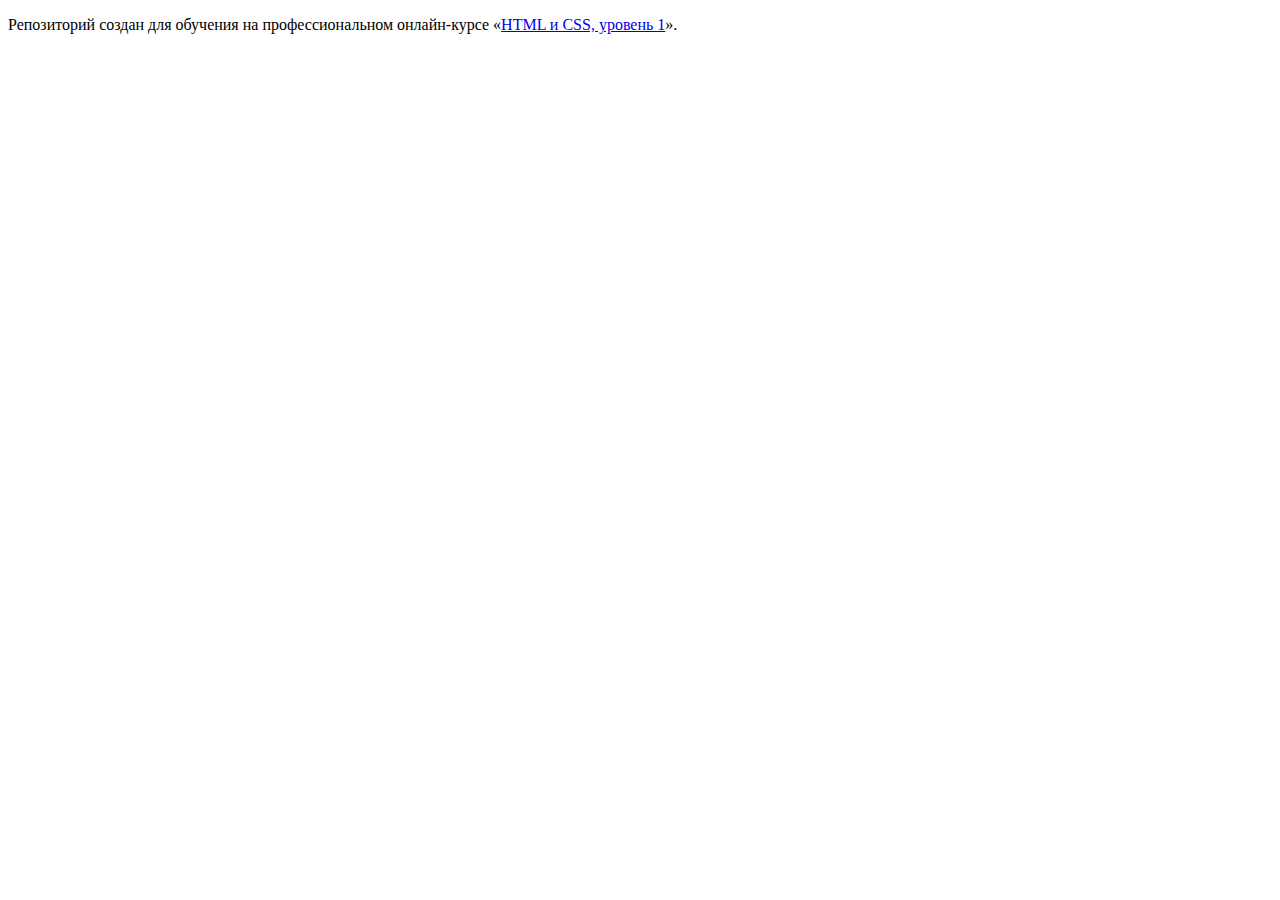
<file: master/index.html>
<!DOCTYPE html>
<html lang="ru">
  <head>
    <meta charset="utf-8">
    <title>HTML Academy: Техномарт</title>
    <base href="https://htmlacademy-htmlcss.github.io/1012123-technomart-25/master/">
</head>
  <body>

    <p>Репозиторий создан для обучения на профессиональном онлайн‑курсе «<a href="https://htmlacademy.ru/intensive/htmlcss">HTML и CSS, уровень 1</a>».</p>

  </body>
</html>
</file>
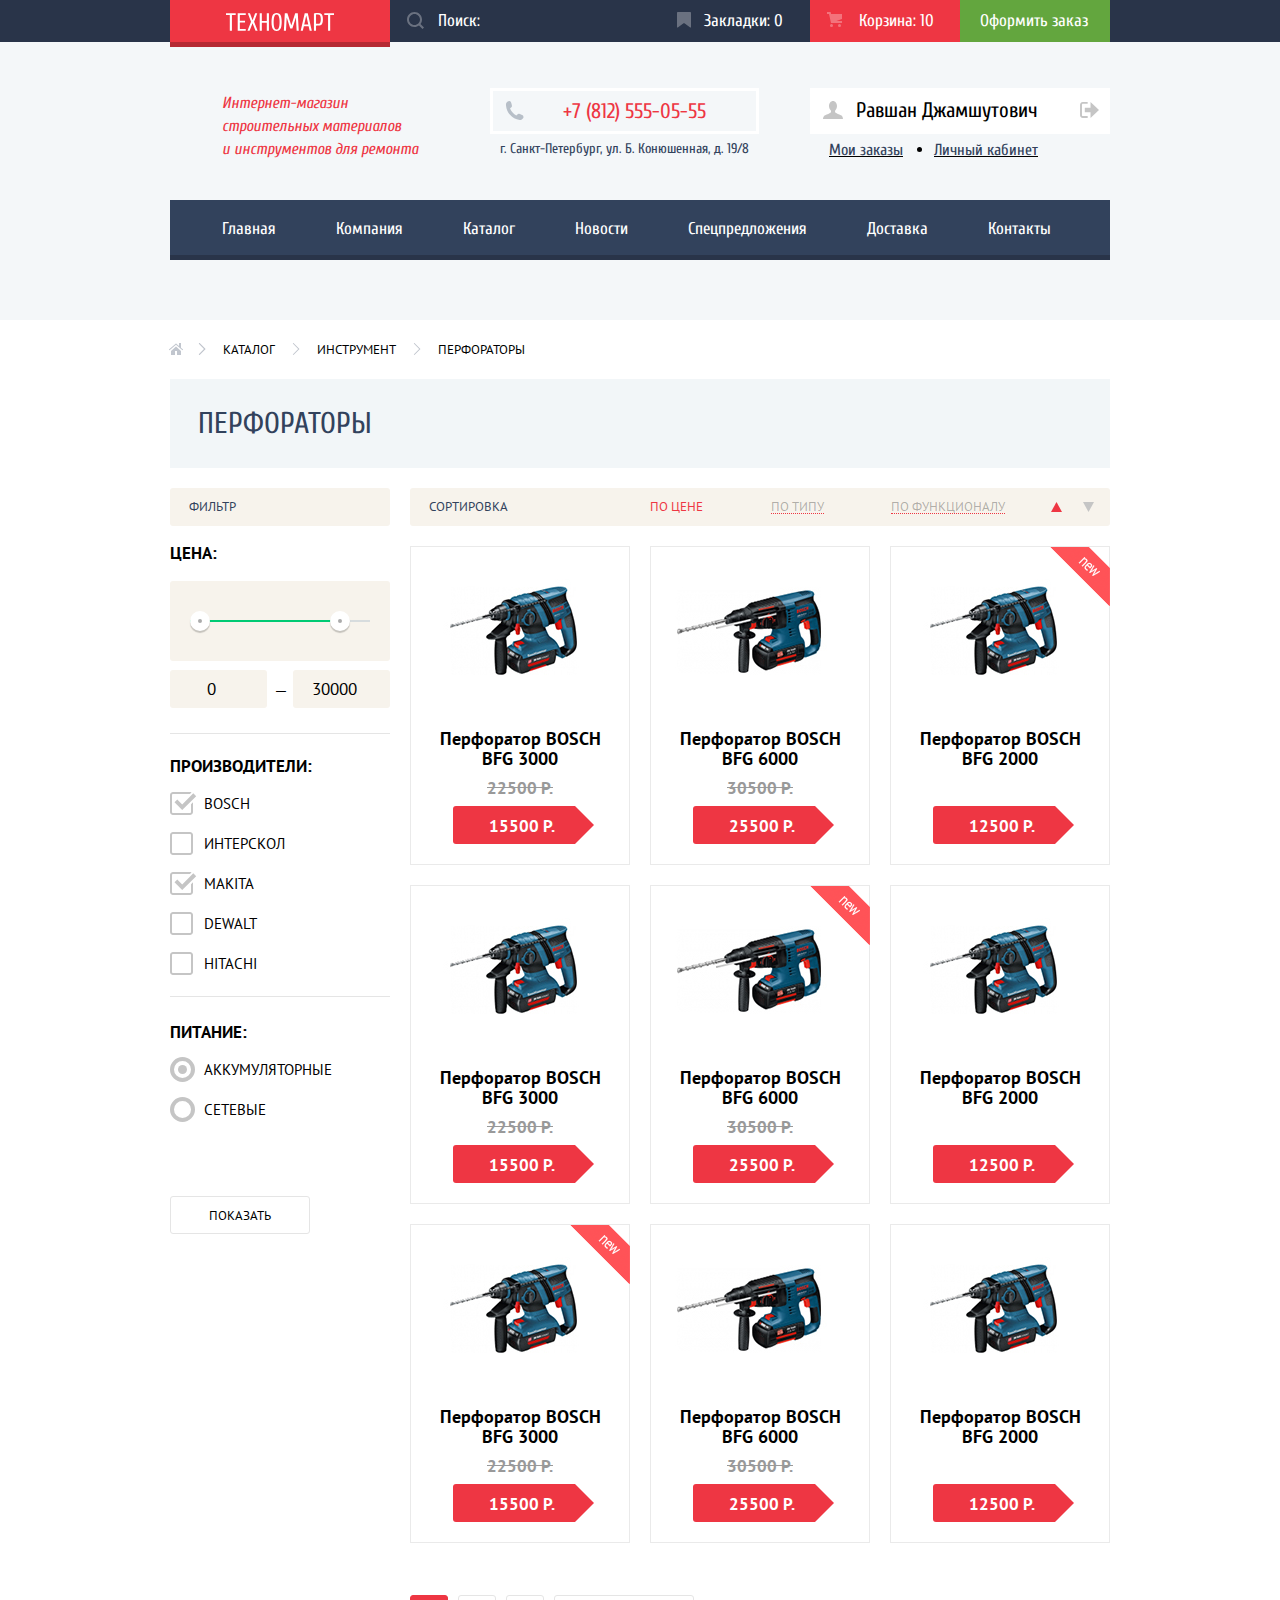
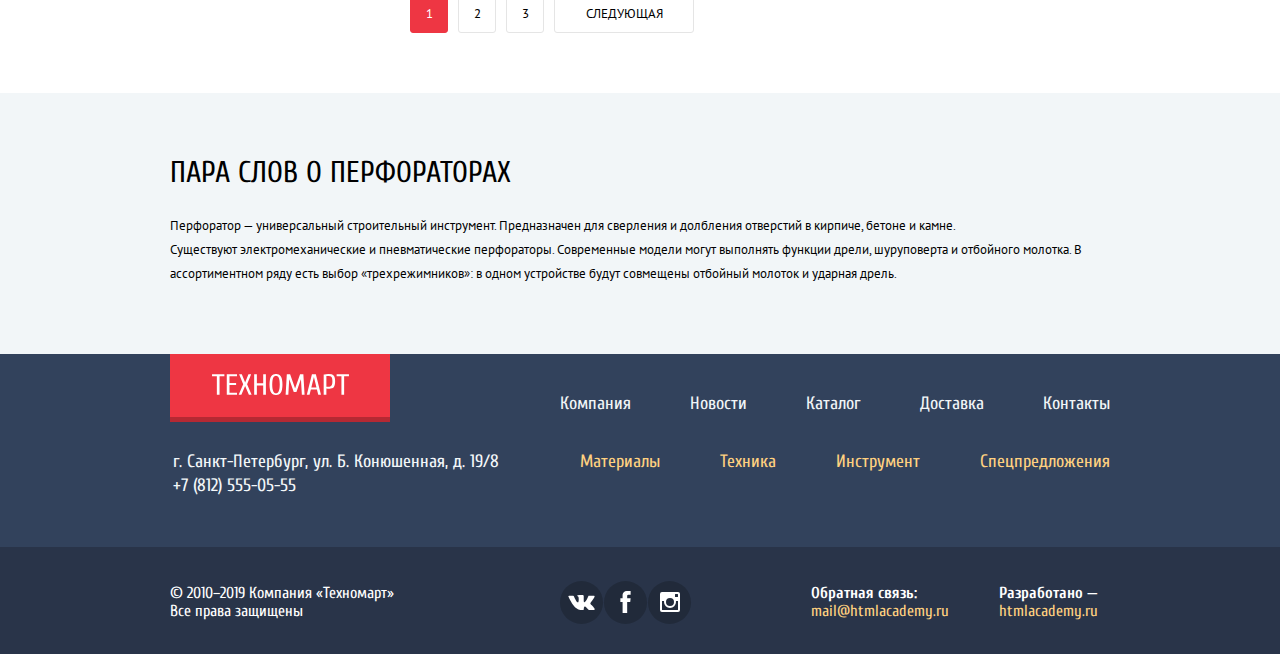
<file: catalog.html>
<!DOCTYPE html>
<html lang="ru">
  <head>
    <meta charset="utf-8">
    <title>HTML Academy: Техномарт</title>
    <link href="css/min-normalize.css" rel="stylesheet">
    <link href="css/min-style.css" rel="stylesheet">
    <link href="https://fonts.googleapis.com/css?family=PT+Sans:400,400i,700,700i&display=swap&subset=cyrillic" rel="stylesheet">
    <link href="http://fonts.googleapis.com/css?family=Cuprum:400,400italic,700,700italic&amp;subset=latin,cyrillic" rel="stylesheet" type="text/css">
  </head>
  <body class="inner-page">
    <header class="header">
      <div class="top-navigation">
        <div class="container">
          <a class="header-logo" href="index.html">
            <img src="img/logo.svg" width="108" height="18" alt="Логотип «Техномарт»">
          </a>
          <form class="search-form" action="#" method="get">
            <input type="search" name="search" id="search" placeholder="Поиск:">
            <label class="search-background" for="search">Поиск:</label>
          </form>
          <a class="header-button bookmark" href="#">Закладки: 0</a>
          <a class="header-button basket basket-add" href="basket.html">Корзина: 10</a>
          <a class="header-button order" href="checkout.html">Оформить заказ</a>
        </div>
      </div>
      <div class="container">
        <div class="main-header-wrapper">
          <p class="header-title">
            Интернет-магазин
            строительных материалов
            и&nbsp;инструментов для ремонта
          </p>
          <div class="header-contact">
            <a class="contact-phone" href="tel:+78125550555">+7 (812) 555-05-55</a>
            <p class="contact-adress">г. Санкт-Петербург, ул. Б. Конюшенная, д. 19/8</p>
          </div>
          <div class="user-navigation">
            <ul class="navigation-link">
              <li class="account-link"><a href="profile.html">Равшан Джамшутович</a></li>
              <li class="deauthor-link"><a href="deauthorization.html"></a></li>
            </ul>
            <ul class="navigation-account">
              <li><a href="my-orders.html">Мои заказы</a></li>
              <li><a href="profile.html">Личный кабинет</a></li>
            </ul>
          </div>
        </div>
        <nav class="main-navigation">
          <ul>
            <li><a href="index.html">Главная</a></li>
            <li><a href="#">Компания</a></li>
            <li><a href="catalog.html">Каталог</a></li>
            <li><a href="#">Новости</a></li>
            <li><a href="#">Спецпредложения</a></li>
            <li><a href="#">Доставка</a></li>
            <li><a href="#">Контакты</a></li>
          </ul>
        </nav>
      </div>
    </header>


    <main class="main">
      <div class="container">
        <h1 class="visually-hidden">Каталог интернет-магазина Техномарт</h1>
        <ul class="breadcrumbs">
          <li><a class="home-page" href="index.html">Главная</a></li>
          <li><a href="catalog.html">Каталог</a></li>
          <li><a href="#">Инструмент</a></li>
          <li class="breadcrumbs-current">Перфораторы</li>
        </ul>
        <div class="catalog-columns">
          <h2 class="catalog-title">Перфораторы</h2>
          <section class="filter">
            <h2>Фильтр</h2>
            <form class="filter-form" method="get" action="https://echo.htmlacademy.ru">
              <fieldset>
                <legend>Цена:</legend>
                <div class="filter-range">
                  <div class="range-controls">
                    <div class="scale">
                      <div class="bar"></div>
                    </div>
                    <div class="range-toggle range-toggle-min">Минимальная цена</div>
                    <div class="range-toggle range-toggle-max">Максимальная цена</div>
                  </div>
                  <div class="price-controls">
                    <label for="min-price" class="visually-hidden">Минимальная цена:</label>
                    <input type="number" name="min-price" id="min-price" value="0">
                    <label for="max-price" class="visually-hidden">Максимальная цена:</label>
                    <input type="number" name="max-price" id="max-price" value="30000">
                  </div>
                </div>
              </fieldset>
              <fieldset>
                <legend>Производители:</legend>
                <ul>
                  <li class="filter-option">
                    <input class="visually-hidden filter-input filter-input-checkbox" type="checkbox" id="filter-bosch" name="bosch" checked>
                    <label for="filter-bosch">Bosch</label>
                  </li>
                  <li class="filter-option">
                    <input class="visually-hidden filter-input filter-input-checkbox" type="checkbox" id="filter-interskol" name="interskol">
                    <label for="filter-interskol">Интерскол</label>
                  </li>
                  <li class="filter-option">
                    <input class="visually-hidden filter-input filter-input-checkbox" type="checkbox" id="filter-makita" name="makita" checked>
                    <label for="filter-makita">Makita</label>
                  </li>
                  <li class="filter-option">
                    <input class="visually-hidden filter-input filter-input-checkbox" type="checkbox" id="filter-dewalt" name="dewalt">
                    <label for="filter-dewalt">Dewalt</label>
                  </li>
                  <li class="filter-option">
                    <input class="visually-hidden filter-input filter-input-checkbox" type="checkbox" id="filter-hitachi" name="hitachi">
                    <label for="filter-hitachi">Hitachi</label>
                  </li>
                </ul>
              </fieldset>
              <fieldset>
                <legend>Питание:</legend>
                <ul>
                  <li class="filter-option">
                    <input class="visually-hidden filter-input filter-input-radio" type="radio" id="filter-battery" name="power-supply" value="battery" checked>
                    <label for="filter-battery">Аккумуляторные</label>
                  </li>
                  <li class="filter-option">
                    <input class="visually-hidden filter-input filter-input-radio" type="radio" id="filter-mains-supply" name="power-supply" value="mains-supply">
                    <label for="filter-mains-supply">Сетевые</label>
                  </li>
                </ul>
              </fieldset>
              <button class="filter-button button">Показать</button>
            </form>
          </section>
          <section class="catalog">
            <div class="sorting">
              <h2>Сортировка</h2>
              <ul class="sorting-list">
                <li><a class="sorting-item sorting-active" href="#">По цене</a></li>
                <li><a class="sorting-item" href="#">По типу</a></li>
                <li><a class="sorting-item" href="#">По функционалу</a></li>
              </ul>
              <div class="sorting-buttons">
                <a href="#" class="sorting-button sorting-button-down sorting-button-active">
                  <span class="visually-hidden">По убыванию</span>
                </a>
                <a href="#" class="sorting-button sorting-button-up">
                  <span class="visually-hidden">По возрастанию</span>
                </a>
              </div>
            </div>
            <h2 class="visually-hidden">Список перфораторов</h2>
              <div class="catalog-items">
                <div class="catalog-item">
                  <a href="catalog.html">
                    <div class="image">
                      <img src="img/bfg3000.jpg"
                        width="218" height="170" alt="Перфоратор BOSCH BFG 3000">
                    </div>
                    <p class="title">Перфоратор BOSCH BFG 3000</p>
                    <p class="discount">22500 Р.</p>
                    <p class="price">15500 Р.</p>
                  </a>
                  <div class="actions">
                    <a href="basket.html" class="buy">Купить</a>
                    <a href="#" class="to-bookmark">В закладки</a>
                  </div>
                </div>
                <div class="catalog-item">
                  <a href="catalog.html">
                    <div class="image">
                      <img src="img/bfg6000.jpg"
                        width="218" height="170" alt="Перфоратор BOSCH BFG 6000">
                    </div>
                    <p class="title">Перфоратор BOSCH BFG 6000</p>
                    <p class="discount">30500 Р.</p>
                    <p class="price">25500 Р.</p>
                  </a>
                  <div class="actions">
                    <a href="basket.html" class="buy">Купить</a>
                    <a href="#" class="to-bookmark">В закладки</a>
                  </div>
                </div>
                <div class="catalog-item">
                  <div class="flag flag-new">новинка</div>
                  <a href="catalog.html">
                    <div class="image">
                      <img src="img/bfg2000.jpg"
                        width="218" height="170" alt="Перфоратор BOSCH BFG 2000">
                    </div>
                    <p class="title">Перфоратор BOSCH BFG 2000</p>
                    <p class="price no-discount">12500 Р.</p>
                  </a>
                  <div class="actions">
                    <a href="basket.html" class="buy">Купить</a>
                    <a href="#" class="to-bookmark">В закладки</a>
                  </div>
                </div>
                <div class="catalog-item">
                  <a href="catalog.html">
                    <div class="image">
                      <img src="img/bfg3000.jpg"
                        width="218" height="170" alt="Перфоратор BOSCH BFG 3000">
                    </div>
                    <p class="title">Перфоратор BOSCH BFG 3000</p>
                    <p class="discount">22500 Р.</p>
                    <p class="price">15500 Р.</p>
                  </a>
                  <div class="actions">
                    <a href="basket.html" class="buy">Купить</a>
                    <a href="#" class="to-bookmark">В закладки</a>
                  </div>
                </div>
                <div class="catalog-item">
                  <div class="flag flag-new">новинка</div>
                  <a href="catalog.html">
                    <div class="image">
                      <img src="img/bfg6000.jpg"
                        width="218" height="170" alt="Перфоратор BOSCH BFG 6000">
                    </div>
                    <p class="title">Перфоратор BOSCH BFG 6000</p>
                    <p class="discount">30500 Р.</p>
                    <p class="price">25500 Р.</p>
                  </a>
                  <div class="actions">
                    <a href="basket.html" class="buy">Купить</a>
                    <a href="#" class="to-bookmark">В закладки</a>
                  </div>
                </div>
                <div class="catalog-item">
                  <a href="catalog.html">
                    <div class="image">
                      <img src="img/bfg2000.jpg"
                        width="218" height="170" alt="Перфоратор BOSCH BFG 2000">
                    </div>
                    <p class="title">Перфоратор BOSCH BFG 2000</p>
                    <p class="price no-discount">12500 Р.</p>
                  </a>
                  <div class="actions">
                    <a href="basket.html" class="buy">Купить</a>
                    <a href="#" class="to-bookmark">В закладки</a>
                  </div>
                </div>
                <div class="catalog-item">
                  <div class="flag flag-new">новинка</div>
                  <a href="catalog.html">
                    <div class="image">
                      <img src="img/bfg3000.jpg"
                        width="218" height="170" alt="Перфоратор BOSCH BFG 3000">
                    </div>
                    <p class="title">Перфоратор BOSCH BFG 3000</p>
                    <p class="discount">22500 Р.</p>
                    <p class="price">15500 Р.</p>
                  </a>
                  <div class="actions">
                    <a href="bsket.html" class="buy">Купить</a>
                    <a href="#" class="to-bookmark">В закладки</a>
                  </div>
                </div>
                <div class="catalog-item">
                  <a href="catalog.html">
                    <div class="image">
                      <img src="img/bfg6000.jpg"
                        width="218" height="170" alt="Перфоратор BOSCH BFG 6000">
                    </div>
                    <p class="title">Перфоратор BOSCH BFG 6000</p>
                    <p class="discount">30500 Р.</p>
                    <p class="price">25500 Р.</p>
                  </a>
                  <div class="actions">
                    <a href="basket.html" class="buy">Купить</a>
                    <a href="#" class="to-bookmark">В закладки</a>
                  </div>
                </div>
                <div class="catalog-item">
                  <a href="catalog.html">
                    <div class="image">
                      <img src="img/bfg2000.jpg"
                        width="218" height="170" alt="Перфоратор BOSCH BFG 2000">
                    </div>
                    <p class="title">Перфоратор BOSCH BFG 2000</p>
                    <p class="price no-discount">12500 Р.</p>
                  </a>
                  <div class="actions">
                    <a href="basket.html" class="buy">Купить</a>
                    <a href="#" class="to-bookmark">В закладки</a>
                  </div>
                </div>
              </div>
              <ul class="pagination-list">
                <li><a class="pagination-button pagination-button-current">1</a></li>
                <li><a href="#" class="pagination-button">2</a></li>
                <li><a href="#" class="pagination-button">3</a></li>
                <li><a href="#" class="pagination-button pagination-button-next">Следующая</a></li>
              </ul>
            </section>
          </div>
        </div>

        <section class="catalog-info">
          <div class="container">
            <p class="catalog-info-title">Пара слов о перфораторах</p>
            <p class="catalog-info-description">
              Перфоратор — универсальный строительный инструмент. Предназначен для сверления и долбления отверстий в кирпиче, бетоне и камне.<br>
              Существуют электромеханические и пневматические перфораторы. Современные модели могут выполнять функции дрели, шуруповерта и отбойного молотка. В
              ассортиментном ряду есть выбор «трехрежимников»: в одном устройстве будут совмещены отбойный молоток и ударная дрель.
            </p>
          </div>
        </section>
    </main>


    <footer class="footer">
      <section class="top-footer">
        <div class="container">
          <div class="left-column">
            <a class="footer-logo" href="index.html">
              <img src="img/footer-logo.svg" width="137" height="23" alt="Логотип «Техномарт»">
            </a>
            <p class="footer-contact">
              г. Санкт-Петербург, ул. Б. Конюшенная, д. 19/8
              +7 (812) 555-05-55
            </p>
          </div>
          <div class="footer-navigation">
            <ul class="footer-navigation-top">
              <li><a href="#">Компания</a></li>
              <li><a href="#">Новости</a></li>
              <li><a href="catalog.html">Каталог</a></li>
              <li><a href="#">Доставка</a></li>
              <li><a href="#">Контакты</a></li>
            </ul>
            <ul class="footer-navigation-bottom">
              <li><a href="#">Материалы</a></li>
              <li><a href="#">Техника</a></li>
              <li><a href="#">Инструмент</a></li>
              <li><a href="#">Спецпредложения</a></li>
            </ul>
          </div>
        </div>
      </section>
      <section class="bottom-footer">
        <div class="container">
          <p class="footer-copyright">
            © 2010–2019 Компания «Техномарт»
            Все права защищены
          </p>
          <ul class="footer-social">
            <li>
              <a class="social-button" href="https://vk.com">
                <span class="visually-hidden">Вконтакте</span>
                <svg xmlns="http://www.w3.org/2000/svg" width="27" height="15" viewBox="0 0 26.14 14.91">
                  <path d="M26 13.47l-.09-.17a13.55 13.55 0 0 0-2.6-3q-.87-.83-1.1-1.12A1 1 0 0 1 22
                  8a10.27 10.27 0 0 1 1.22-1.78l.88-1.16q2.35-3.13 2-4L26 .94a.8.8 0 0 0-.4-.22 2.14
                  2.14 0 0 0-.87 0h-3.92a.51.51 0 0 0-.27 0h-.3a.6.6 0 0 0-.15.14.93.93 0 0 0-.14.24
                  22.22 22.22 0 0 1-1.46 3.06q-.5.84-.93 1.46a7 7 0 0 1-.71.91 4.94 4.94 0 0
                  1-.52.47q-.23.18-.35.15l-.23-.05a.9.9 0 0 1-.31-.33 1.49 1.49 0 0 1-.16-.53V1.6a3.14
                  3.14 0 0 0 0-.62 2.12 2.12 0 0 0-.14-.44.73.73 0 0 0-.28-.33 1.57 1.57 0 0 0-.46-.18A9
                  9 0 0 0 12.57 0a8.93 8.93 0 0 0-3.25.33 1.83 1.83 0 0 0-.52.41q-.25.3-.07.33a1.67 1.67
                  0 0 1 1.16.59l.08.16a2.6 2.6 0 0 1 .19.63 6.32 6.32 0 0 1 .12 1 10.59 10.59 0 0 1 0
                  1.7q-.07.71-.13 1.1a2.21 2.21 0 0 1-.18.64 2.69 2.69 0 0 1-.16.3l-.07.07a1 1 0 0
                  1-.37.07.86.86 0 0 1-.46-.19 3.27 3.27 0 0 1-.56-.52 7 7 0 0
                  1-.66-.93q-.37-.6-.76-1.42l-.22-.39q-.2-.38-.56-1.11t-.62-1.43A.9.9 0 0 0 5.2.9h-.07a.93.93
                  0 0 0-.22-.16A1.44 1.44 0 0 0 4.6.65L.87.68A1 1 0 0 0 .1.94L0 1a.44.44 0 0 0 0 .22 1.08 1.08
                  0 0 0 .08.37Q.9 3.53 1.86 5.31t1.66 2.87Q4.23 9.27 5 10.24t1 1.24l.37.41.34.33a8.06 8.06 0 0
                  0 1 .78 16.34 16.34 0 0 0 1.4.9 7.6 7.6 0 0 0 1.79.72 6.19 6.19 0 0 0 2 .22h1.57a1.08 1.08 0
                  0 0 .72-.3l.05-.07a.9.9 0 0 0 .1-.25 1.38 1.38 0 0 0 0-.37 4.48 4.48 0 0 1 .09-1.05 2.77 2.77
                  0 0 1 .23-.71 1.74 1.74 0 0 1 .29-.4 1.19 1.19 0 0 1 .23-.2h.11a.86.86 0 0 1 .77.21 4.52 4.52
                  0 0 1 .83.79q.39.47.93 1.05a6.41 6.41 0 0 0 1 .87l.27.16a3.31 3.31 0 0 0 .71.3 1.53 1.53 0 0
                  0 .76.07l3.48-.05a1.58 1.58 0 0 0 .8-.17.68.68 0 0 0 .34-.37 1.06 1.06 0 0 0 0-.46 1.71 1.71
                  0 0 0-.1-.36z" fill="#fff"/>
                </svg>
              </a>
            </li>
            <li>
              <a class="social-button" href="https://facebook.com">
                <span class="visually-hidden">Фейсбук</span>
                <svg xmlns="http://www.w3.org/2000/svg" width="19" height="22" viewBox="0 0 10.15 21.74">
                  <path d="M3.34 1.12A4.77 4.77 0 0 1 6.53 0h3.61v3.81H7.81a1.07 1.07 0 0 0-1.09.83v2.55h3.42c-.08
                  1.23-.24 2.45-.41 3.67h-3v10.87H2.21V10.86H0V7.21h2.19V3.66a3.83 3.83 0 0 1 1.15-2.54z" fill="#fff"/>
                </svg>
              </a>
            </li>
            <li><a class="social-button" href="https://instagram.com">
              <span class="visually-hidden">Инстаграм</span>
              <svg xmlns="http://www.w3.org/2000/svg" width="20" height="20" viewBox="0 0 20 20">
                  <path d="M18 0H2a2 2 0 0 0-2 2v16a2 2 0 0 0 2 2h16a2 2 0 0 0 2-2V2a2 2 0 0 0-2-2zm-8
                  6a4 4 0 1 1-4 4 4 4 0 0 1 4-4zM2.5 18a.47.47 0 0 1-.5-.5V9h2.1a3.4 3.4 0 0 0-.1 1 6
                  6 0 1 0 12 0 3.4 3.4 0 0 0-.1-1H18v8.5a.47.47 0 0 1-.5.5zM18 4.5a.47.47 0 0 1-.5.5h-2a.47.47
                  0 0 1-.5-.5v-2a.47.47 0 0 1 .5-.5h2a.47.47 0 0 1 .5.5z" fill="#fff"/>
                </svg>
              </a>
            </li>
          </ul>
          <p class="footer-feedback">
            <b>Обратная связь:</b>
            <a href="mailto:mail@htmlacademy.ru">mail@htmlacademy.ru</a>
          </p>
          <p class="footer-design">
            <b>Разработано —</b>
            <a href="https://htmlacademy.ru/intensive/htmlcss">htmlacademy.ru</a>
          </p>
        </div>
      </section>
    </footer>


    <section class="modal modal-basket">
      <b>Товар добавлен в корзину!</b>
      <p  class="modal-basket-footer">
        <a class="button section-button checkout-button" href="checkout.html">Оформить заказ</a>
        <button class="button button-continue">Продолжить покупки</button>
        <button class="modal-close">Закрыть</button>
      </p>
    </section>
    <script src="js/min-script-catalog.js"></script>
  </body>

</html>
</file>
<file: css/min-style.css>
html,body{margin:0;padding:0}body{font-family:"Cuprum","Arial",sans-serif;font-size:13px;color:#000;background-color:#fff}.container{margin:0 auto;padding:0 10px;width:940px}.visually-hidden:not(:focus):not(:active),input[type="checkbox"].visually-hidden,input[type="radio"].visually-hidden{position:absolute;width:1px;height:1px;margin:-1px;border:0;padding:0;white-space:nowrap;text-indent:-1000px;clip-path:inset(100%);clip:rect(0 0 0 0);overflow:hidden}img{max-width:100%;height:auto}a{text-decoration:none;background-color:transparent}.flag{position:absolute;top:0;right:0;width:60px;height:60px;text-indent:-1000px;overflow:hidden;z-index:20}.flag-new{background-image:url(../img/new-flag.png);background-position:0 0;background-repeat:no-repeat}.header{padding-bottom:60px;font-size:17px;background-color:#f4f7f9}.top-navigation{width:100%;background-color:#293449}.top-navigation .container{display:flex;margin-bottom:46px}.top-navigation,.main-navigation{color:#fff}.header-logo{display:block;box-sizing:border-box;padding-top:13px;padding-left:56px;width:220px;height:42px;background-color:#ee3643;box-shadow:0 5px 0 #b52933}.header-logo:hover,.header-logo:focus{background-color:#ca2c37}.header-logo:active{background-color:#ba2732}.search-form{position:relative;flex-grow:1}.search-form input[type="search"]{width:100%;font-size:17px;line-height:18px;border:none;background-color:#293449;padding:12px 20px 12px 48px}.search-background{position:absolute;top:12px;left:17px;width:17px;height:17px;font-size:0;background-image:url(../img/header-icon-search.svg);background-position:0 0;background-repeat:no-repeat;opacity:.3}.search-form input[type=search]::placeholder{color:#fff}.search-form input[type=search]:-ms-input-placeholder{color:#fff}.search-form input[type=search]:hover{border:none;background:#212a3a}.search-form input[type=search]:hover + .search-background{opacity:1}.search-form input[type=search]:focus{outline:none;background-color:#fff;color:#000}.search-form input[type=search]:focus + .search-background{background-image:url(../img/header-icon-search-active.svg);opacity:1}.header-button{box-sizing:border-box;width:150px;padding-top:12px;padding-bottom:12px;font-size:17px;line-height:18px;color:#fff}.bookmark{position:relative;margin-left:auto;padding-left:44px;background-color:#293449}.basket{position:relative;padding-left:49px;background-color:#293449}.bookmark::before{content:"";position:absolute;left:17px;width:14px;height:16px;background-image:url(../img/header-icon-bookmark.svg);background-position:0 0;background-repeat:no-repeat;opacity:.3}.basket::before{content:"";position:absolute;left:17px;width:15px;height:15px;background-image:url(../img/header-icon-basket.svg);background-position:0 0;background-repeat:no-repeat;opacity:.3}.order{padding-left:20px;background-color:#63a63e}.header-button:hover,.header-button:focus{background-color:#212a3a}.bookmark:hover::before,.basket:hover::before,.bookmark:focus::before,.basket:focus::before{opacity:1}.header-button:active{background-color:#161d29;color:rgba(255,255,255,0.6)}.bookmark:active::before,.basket:active::before{opacity:.5}.order:hover,.order:focus{background-color:#5fbb2d}.order:active{color:rgba(255,255,255,0.5);background-color:#518534}.main-header-wrapper{display:flex;margin-bottom:39px}.header-title{width:200px;padding:0;padding-top:4px;margin:0;margin-left:52px;font-style:italic;font-size:16px;line-height:23px;color:#ee3643}.header-contact{margin-left:68px}.contact-phone{position:relative;display:block;box-sizing:border-box;font-size:21px;line-height:21px;border:3px solid #fff;color:#ee3643;padding:10px 50px 9px 70px}.contact-phone::before{content:"";position:absolute;left:12px;width:19px;height:19px;background-image:url(../img/header-icon-phone.svg);background-position:0 0;background-repeat:no-repeat}.contact-adress{margin:0;padding-top:3px;text-align:center;font-size:14px;line-height:24px;color:#32425c}.user-navigation{margin-left:auto}.user-navigation .navigation-link{padding:0;margin:0;display:flex;justify-content:flex-end;list-style:none}.navigation-link a{display:block;font-size:21px;line-height:21px;color:#000}.login{position:relative;margin-right:10px;background-color:#fff;padding:12px 26px 12px 47px}.registration{background-color:#fff;padding:12px 24px}.login::before{content:"";position:absolute;top:14px;left:14px;width:20px;height:18px;background-image:url(../img/icon-login.svg);background-position:0 0;background-repeat:no-repeat}.login:hover::before,.login:focus::before{background-image:url(../img/icon-login-hover.svg)}.login:hover,.login:focus,.registration:hover,.registration:focus{color:#ee3643}.login:active,.registration:active{color:rgba(0,0,0,0.3)}.login:active::before{opacity:.3}.main-navigation ul{display:flex;flex-wrap:wrap;width:100%;margin:0;padding:0;list-style:none;font-size:17px;line-height:17px;background-color:#32425c;border-bottom:5px solid #293449}.main-navigation a{display:block;color:#fff;padding:20px 30px 18px}.main-navigation li:first-child{padding-left:22px}.main-navigation li:last-child{padding-right:24px}.main-navigation a:hover,.main-navigation a:focus{background-color:#293449}.main-navigation a:active{color:rgba(255,255,255,0.5);background-color:#1d2739}.promo{display:flex;flex-wrap:wrap;margin-top:59px;margin-bottom:0}.promo h3{font-size:24px;font-weight:700;line-height:30px;color:#fff;margin:21px 0 12px 23px}.promo-block{position:relative;height:123px;width:300px;margin-bottom:20px}.promo-block:last-child{margin-bottom:0}.promo-inner{display:flex;flex-direction:column;justify-content:flex-end}.main-sections{margin-bottom:53px}.button{display:block;min-height:28px;padding-top:10px;font-size:14px;line-height:18px;text-transform:uppercase;text-align:center;cursor:pointer;text-decoration:none;border-radius:3px;color:#fff}.section-button{width:195px;background-color:#ee3643}.promo-block .button:hover,.promo-block .button:focus{background-color:rgba(0,0,0,0.2)}.promo-block .button:active{background-color:rgba(0,0,0,0.3)}.section-button:hover,.section-button:focus{background-color:#ca2c37}.section-button:active{background-color:#ba2732}.promo-block .button{box-sizing:border-box;margin-bottom:25px;margin-left:24px;height:38px;width:135px;background-color:rgba(0,0,0,0.1)}.material{background:#f6b22d url(../img/icon-materials.svg) no-repeat 83% 53%;margin-right:20px}.tool{background:#4aafde url(../img/icon-tool.svg) no-repeat 87% 53%;margin-right:20px}.equipment{background:#cc79d1 url(../img/icon-equipment.svg) no-repeat 86% 53%}.discounts{background:#85d179 url(../img/icon-basket.svg) no-repeat 81% 53%;margin-left:20px}.delivery{background:#f6b22d url(../img/icon-delivery.svg) no-repeat 86% 53%;margin-left:20px}.slider{position:relative;background-color:#000}.slider label{font-size:0}.slide-control{display:flex;justify-content:space-between;height:10px;width:30px;position:absolute;bottom:35px;left:295px}.slide-control label{background-color:#fff;border:2px solid #fff;border-radius:50%;cursor:pointer;height:6px;width:6px}.slider-switch-left:checked ~ .slide-control label[for="switch-left"],.slider-switch-right:checked ~ .slide-control label[for="switch-right"]{background:#ee3643}.slide{display:none;width:620px;height:266px}.slider .slide-title{margin:0;padding-top:24px;padding-left:24px;font-size:36px;line-height:36px;font-weight:700;text-transform:uppercase;color:#fff}.slide p{margin:0;padding-left:24px;font-size:18px;line-height:24px;color:#fff}.slide .button{position:absolute;bottom:22px;left:25px}.slider-switch-left:checked ~ .slide-switching .slide-1{background:url(../img/slide-2.jpg);display:block}.slider-switch-right:checked ~ .slide-switching .slide-2{background:url(../img/slide-1.jpg);display:block}.slider-toggle{position:absolute;top:114px;width:22px;height:40px;cursor:pointer;z-index:1000}.slider-toggle-prev{left:25px}.slider-toggle-next{right:20px}.slider-toggle::after,.slider-toggle::before{position:absolute;content:"";display:block;left:10px;width:3px;height:28px;background-color:#fff;z-index:1000}.slider-toggle::before{top:-3px}.slider-toggle::after{top:15px}.slider-toggle-next::after,.slider-toggle-prev::before{transform:rotate(45deg)}.slider-toggle-next::before,.slider-toggle-prev::after{transform:rotate(-45deg)}.popular-products{margin-bottom:21px}.section-footer{display:flex;justify-content:space-between;align-items:center;margin-bottom:20px;background-color:#f9f5f0;padding:25px 24px 26px 28px}.section-footer h2{margin:0;font-size:30px;font-weight:400;font-style:normal;line-height:30px;text-transform:uppercase;color:#32425c}.section-footer .button{width:253px}.catalog-items{display:flex;margin:0;padding:0;list-style:none}.catalog-item{position:relative;width:218px;margin-right:20px;font-family:"PT Sans","Arial",sans-serif;font-weight:700;text-align:center;border:1px solid #eaeaea}.catalog-item p{margin:0}.popular-products .catalog-item:last-child{margin-right:0}.catalog-item > a{display:block;height:100%;color:#000}.catalog-item .flag{right:-1px}.catalog.item .image{width:218px;height:170px}.catalog-item img{max-width:100%}.catalog-item .title{margin:0;padding:0;min-height:40px;padding:0 25px;margin-top:8px;margin-bottom:10px;font-size:18px;line-height:20px}.catalog-item .discount{min-height:20px;font-size:17px;line-height:18px;color:#999;text-decoration:line-through}.catalog-item .price{position:relative;width:80px;margin-left:42px;margin-top:7px;margin-bottom:20px;font-size:17px;line-height:18px;color:#fff;background:#ee3643;border-radius:3px;padding:11px 25px 9px 29px}.catalog-item .price::after{content:"";position:absolute;top:0;right:-26px;width:0;height:0;border:19px solid #fff;border-left-color:#ee3643}.price.no-discount{margin-top:37px}.catalog-item .actions{position:absolute;display:none;top:0;left:0;width:218px;height:88px;padding:45px 0;background-color:rgba(255,255,255,0.9);z-index:10}.catalog-item .buy,.catalog-item .to-bookmark{position:relative;display:block;width:128px;margin:0 auto;margin-bottom:7px;padding-top:7px;padding-bottom:8px;padding-left:5px;background-color:#63a63e;border:3px solid #63a63e;border-bottom-color:#367315;border-radius:3px;color:#fff;font-size:14px;font-weight:700;font-family:"Cuprum","Arial",sans-serif;line-height:18px;text-decoration:none;text-transform:uppercase}.catalog-item .to-bookmark{color:#32425c;background-color:#fff;border-bottom-color:#63a63e}.catalog-item .buy::before{content:"";position:absolute;width:17px;height:17px;left:10px;width:15px;height:15px;background-image:url(../img/header-icon-basket.svg);background-position:0 0;background-repeat:no-repeat;opacity:.3}.catalog-item:hover .actions{display:block}.catalog-item:hover,.catalog-item:focus{box-shadow:0 0 25px rgba(41,52,73,0.5)}.catalog-item .buy:hover,.catalog-item .buy:focus{background-color:#5fbb2d;border-color:#5fbb2d;border-bottom-color:#367315}.catalog-item .buy:hover::before,.catalog-item .buy:focus::before,.catalog-item .buy:active::before{opacity:1}.catalog-item .to-bookmark:hover,.catalog-item .to-bookmark:focus{border-color:#32425c}.catalog-item .buy:active{background-color:#518534;border-color:#518534}.catalog-item .to-bookmark:active{opacity:.3}.popular-brands{margin-bottom:65px}.brands-list{display:flex;flex-wrap:wrap;margin:0;padding:0;list-style:none}.brands-item a{display:flex;justify-content:center;align-items:center;width:218px;height:143px;margin-right:20px;margin-bottom:20px;border:1px solid #eaeaea}.brands-item:nth-child(4n) a{margin-right:0}.brands-item:hover a,.brands-item:focus a{box-shadow:0 0 25px rgba(41,52,73,0.5)}.brands-item:active a{opacity:.3;box-shadow:0 4px 10px 0 rgba(41,52,73,0.5)}.services{background-color:#f2f6f8;margin-bottom:64px}.service-information{padding-top:65px}.service-information h2,.about-company h2{margin:0;margin-bottom:25px;font-size:30px;font-weight:400;font-style:normal;line-height:30px;text-transform:uppercase;color:#32425c}.services p{font-family:"PT Sans","Arial","sans-serif";font-size:13px;line-height:24px}.service-information .about-service{width:410px;margin-bottom:70px}.service-navigation{position:relative;margin-bottom:54px;display:flex}.service-navigation::after{content:"";position:absolute;top:-45px;left:230px;width:20px;height:270px;background-image:url(../img/shadow.png);background-position:0 0;background-repeat:no-repeat}.service-navigation label{display:flex;box-sizing:border-box;width:240px;padding-left:22px;padding-top:13px;padding-bottom:17px;font-size:21px;font-weight:700;line-height:30px;text-transform:capitalize;color:#fff;border-bottom:1px solid #293449;border-top:1px solid #405069;cursor:pointer;background-color:#32425c}.service-navigation label:hover{background-color:#293449}.delivery-button:checked ~ .service-labels label[for=delivery-button],.guarantee-button:checked ~ .service-labels label[for=guarantee-button],.credit-button:checked ~ .service-labels label[for=credit-button]{background:#fff;border-bottom:1px solid #fff;border-top:1px solid #fff;color:#32425c}.delivery-button:checked ~ .service-slider .service-content:nth-child(1),.guarantee-button:checked ~ .service-slider .service-content:nth-child(2),.credit-button:checked ~ .service-slider .service-content:nth-child(3){display:block}.service-slider{padding-left:80px;min-height:300px}.service-content{display:none;width:630px;padding-bottom:50px}.service-content:nth-child(1){background:url(../img/service-delivery.png) no-repeat 151px 23px}.service-content:nth-child(2){background:url(../img/service-warranty.png) no-repeat 240px 2px}.service-content:nth-child(3){background:url(../img/service-credit.png) no-repeat 165px 0}.service-content h3{margin:0;margin-bottom:24px;font-size:36px;font-weight:400;line-height:36px;text-transform:uppercase;color:#32425c}.delivery-slide{width:275px}.guarantee-slide{width:375px}.credit-slide{width:280px}.service-content:nth-child(3) .button{margin-top:27px}.about-company{display:flex}.about-company .company{width:540px;margin-right:100px}.about-company p{margin:0;padding:0;margin-bottom:23px;font-family:"PT Sans","Arial",sans-serif;font-size:13px;line-height:24px;color:#000}.company-title{width:510px}.company .company-delivery{width:400px}.transport-list{margin:0;padding:0;margin-bottom:15px;font-family:"Cuprum","Arial",sans-serif;font-size:18px;line-height:20px;list-style:none}.transport-list li{position:relative;padding-left:36px;padding-bottom:20px}.transport-list li::before{content:"";position:absolute;top:8px;left:0;width:25px;height:2px;background-color:#ee3643}.transport-list li:last-child::before{top:7px}.company .button{width:220px}.contacts .contacts-adress{margin-bottom:31px;width:200px}.contacts .button{margin-top:37px;width:300px}.footer{margin-top:86px}.top-footer{background-color:#32425c;padding-bottom:49px}.top-footer .container{display:flex;justify-content:space-between}.footer-logo{display:block;box-sizing:border-box;width:220px;height:63px;padding-top:20px;padding-left:42px;margin-bottom:33px;background-color:#ee3643;box-shadow:0 5px 0 #b52933}.footer-logo:hover,.footer-logo:focus{background-color:#ca2c37}.footer-logo:active{background-color:#ba2732}.footer-contact{margin:0;width:330px;padding-left:3px;font-family:"Cuprum","Arial",sans-serif;font-size:18px;line-height:24px;color:#f3f7f9}.footer-navigation{font-family:"Cuprum","Arial",sans-serif;font-size:18px;line-height:24px}.footer-navigation-top a{color:#f1f5f7}.footer-navigation-bottom a{color:#ffd180}.footer-navigation-top,.footer-navigation-bottom{display:flex;justify-content:flex-end;margin:0;padding:0;list-style:none}.footer-navigation-top{padding-top:38px}.footer-navigation-top li{padding-left:59px}.footer-navigation-bottom{padding-top:34px}.footer-navigation-bottom li{padding-left:60px}.footer-navigation-top li:first-child,.footer-navigation-bottom li:first-child{padding-left:0}.footer-navigation a:hover{text-decoration:underline}.footer-navigation a:active{opacity:.5}.bottom-footer{margin:0;padding-bottom:30px;background-color:#293449}.bottom-footer .container{display:flex}.footer-copyright{margin:0;margin-right:150px;padding-top:37px;width:240px;font-family:"Cuprum","Arial",sans-serif;font-size:16px;line-height:18px;color:#fff}.footer-social{display:flex;flex-wrap:wrap;justify-content:space-between;margin:0;margin-right:120px;padding:0;padding-top:34px;width:131px;list-style:none}.social-button{background-color:#212a3a;border-radius:50%;height:43px;width:43px;display:flex;justify-content:center;align-items:center}.social-button:hover,.social-button:focus,.social-button:active{background-color:#ee3643}.footer-feedback,.footer-design{padding-top:37px;font-family:"Cuprum","Arial",sans-serif;font-size:16px;line-height:18px;color:#fff}.footer-feedback{margin:0;margin-right:48px;width:140px}.footer-design{margin:0;width:100px}.footer-feedback a,.footer-design a{color:#ffd180}.footer-feedback a:hover,.footer-feedback a:focus,.footer-design a:hover,.footer-design a:focus{text-decoration:underline}.footer-feedback a:active,.footer-design a:active{color:#ee3643}.top-navigation .basket-add{background-color:#ee3643}.user-navigation{width:300px}.inner-page .navigation-link{position:relative;font-family:"Cuprum","Arial",sans-serif;font-size:21px;line-height:21px;background-color:red}.account-link{position:relative;width:300px;padding-left:46px;padding-top:12px;padding-bottom:13px;background-color:#fff}.account-link a::before{content:"";position:absolute;top:13px;left:13px;width:20px;height:18px;background-image:url(../img/icon-user.svg);background-position:0 0;background-repeat:no-repeat}.deauthor-link a{position:absolute;top:14px;right:11px;width:20px;height:18px;background-image:url(../img/icon-logout.svg);background-position:0 0;background-repeat:no-repeat}.navigation-account{display:flex;margin:0;padding:0;padding-top:6px;padding-left:19px;list-style:none;text-decoration:underline}.navigation-account li:first-child{margin-right:31px}.navigation-account li:last-child{list-style:disc}.navigation-account a{font-size:16px;line-height:20px;color:#32425c}.account-link a:hover::before,.account-link a:focus::before{background-image:url(../img/icon-user-hover.svg)}.account-link a:active{color:rgba(0,0,0,0.3)}.account-link a:active::before{background-image:url(../img/icon-user.svg)}.deauthor-link a:hover,.deauthor-link a:focus{background-image:url(../img/icon-logout-hover.svg)}.deauthor-link a:active{background-image:url(../img/icon-logout.svg)}.navigation-account a:hover,.navigation-account a:focus{color:#ee3643}.navigation-account a:active{color:rgba(50,66,92,0.3)}.breadcrumbs{position:relative;display:flex;margin:0;margin-bottom:16px;padding:0;padding-top:21px;padding-left:53px;list-style:none;font-family:"PT Sans","Arial",sans-serif;font-size:13px;line-height:18px;text-transform:uppercase}.breadcrumbs li{position:relative}.breadcrumbs li::after{content:"";position:absolute;top:2px;left:-25px;width:9px;height:12px;background-image:url(../img/icon-right-small.svg);background-position:0 0;background-repeat:no-repeat}.breadcrumbs li:first-child{margin-right:0}.breadcrumbs li{margin-right:42px}.breadcrumbs li:last-child{margin-right:0}.breadcrumbs a{color:#000}.breadcrumbs .home-page{position:relative;font-size:0}.breadcrumbs .home-page::before{content:"";position:absolute;top:-11px;left:-55px;width:16px;height:16px;background-image:url(../img/icon-home.svg);background-position:0 0;background-repeat:no-repeat}.catalog-columns{display:flex;flex-wrap:wrap;width:940px}.catalog-title{width:100%;margin:0;margin-bottom:20px;padding-left:28px;padding-top:30px;padding-bottom:29px;font-family:"Cuprum","Arial",sans-serif;font-size:30px;line-height:30px;font-weight:400;text-transform:uppercase;background-color:#f2f6f8;color:#32425c}.catalog{width:700px}.filter{width:220px;margin-right:20px}.filter h2{margin:0;margin-bottom:12px;padding-left:19px;padding-top:10px;padding-bottom:10px;font-family:"PT Sans","Arial",sans-serif;font-size:13px;line-height:18px;font-weight:400;text-transform:uppercase;background-color:#f7f3ec;color:#32425c;border-radius:3px}.filter-form{position:relative}.filter-form::before{content:"";position:absolute;top:195px;width:220px;height:1px;background-color:#e5e5e5}.filter-form::after{content:"";position:absolute;bottom:237px;width:220px;height:1px;background-color:#e5e5e5}.filter legend{margin-bottom:13px;font-family:"PT Sans","Arial",sans-serif;font-size:17px;line-height:30px;font-weight:700;text-transform:uppercase}.filter fieldset{margin:0;margin-bottom:43px;padding:0;border:none}.filter fieldset:last-of-type{margin-bottom:76px}.filter ul{margin:0;padding:0;list-style:none}.filter-button{box-sizing:border-box;padding-left:5px;padding-bottom:10px;width:140px;height:38px;border:1px solid #e5e5e5;font-family:"PT Sans","Arial",sans-serif;font-size:13px;line-height:18px;color:#000;background-color:#fff}.filter-range{position:relative;font-family:"PT Sans","Arial",sans-serif;font-size:17px;line-height:18px}.range-controls{position:relative;margin-bottom:9px;display:flex;justify-content:center;align-items:center;width:220px;height:80px;background-color:#f7f3ec;border-radius:3px}.range-controls .scale{width:180px;height:2px;background-color:#d7dcde}.range-controls .bar{width:80%;height:2px;background-color:#00ca74}.range-toggle{position:absolute;top:30px;width:4px;height:4px;font-size:0;background-color:#ababab;border:8px solid #fff;border-radius:50%;box-shadow:0 2px 1px 0 rgba(0,1,1,0.2);cursor:pointer}.range-toggle-min{left:20px}.range-toggle-max{left:160px}.price-controls{display:flex;position:relative}.price-controls input{width:93px;height:36px;margin:0;text-align:center;font:inherit;background-color:#f7f3ec;border:none;border-radius:3px}.price-controls input:first-child{margin-left:auto}.price-controls input:last-child{margin-left:auto}.price-controls label{font-size:0}.price-controls::after{content:"—";position:absolute;top:11px;left:104px}.filter-option{margin-left:34px;margin-bottom:20px;font-family:"PT Sans","Arial",sans-serif;font-size:15px;line-height:20px;text-transform:uppercase}.filter-option:last-child{margin-bottom:0}.filter-input + label{position:relative;display:block;cursor:pointer;user-select:none}.filter-input-checkbox + label::before{content:"";position:absolute;top:-2px;left:-34px;width:23px;height:23px;background-image:url(../img/checkbox-off.svg);background-repeat:no-repeat;background-position:0 0}.filter-input-checkbox:checked + label::before{width:27px;height:27px;background-image:url(../img/checkbox-on.svg)}.filter-input-checkbox + label:hover::before,.filter-input-checkbox:focus + label::before{background-image:url(../img/checkbox-off-hover.svg)}.filter-input-checkbox:checked + label:hover::before,.filter-input-checkbox:checked:focus + label::before{background-image:url(../img/checkbox-on-hover.svg)}.filter-input-radio + label::before{content:"";position:absolute;top:-3px;left:-34px;width:17px;height:17px;background-color:transparent;border:4px solid #c5c5c5;border-radius:50%}.filter-input-radio:checked + label::after{content:"";position:absolute;left:-26px;top:5px;width:9px;height:9px;background-color:#c5c5c5;border-radius:50%}.filter-input-radio + label:hover::before,.filter-input-radio:focus + label::before{border-color:#b5b5b5}.filter-input-radio:checked + label:hover::after,.filter-input-radio:checked:focus + label::after{background-color:#b5b5b5}.filter-input-radio:disabled + label::before,.filter-input-checkbox:disabled + label::before,.filter-input-checkbox:disabled + label,.filter-input-radio:disabled + label{opacity:.3}.sorting{display:flex;margin-bottom:20px;padding-left:19px;padding-top:10px;padding-bottom:10px;text-transform:uppercase;background-color:#f7f3ec;border-radius:3px}.sorting h2{margin:0;margin-right:142px;font-family:"PT Sans","Arial",sans-serif;font-size:13px;line-height:18px;font-weight:400;text-transform:uppercase;color:#32425c}.sorting-list{display:flex;flex-wrap:wrap;justify-content:space-between;margin:0;margin-right:46px;padding:0;width:355px;list-style:none;font-family:"PT Sans","Arial",sans-serif;font-size:13px;line-height:18px}.sorting-item{position:relative;color:rgba(0,0,0,0.3)}.sorting-item::after{content:"";position:absolute;bottom:0;left:0;width:100%;height:1px;border:none;border-top:1px dotted #ee3643}.sorting-button{position:relative;display:block;background-color:red}.sorting-button::after{content:"";position:absolute;width:11px;height:10px;background-image:url(../img/sorting-icon.svg);background-repeat:no-repeat;background-position:0 0}.sorting-button-down::after{left:0;top:4px}.sorting-button-up::after{left:32px;top:4px;transform:rotate(180deg)}.sorting-active,.sorting-active::after{border:none;color:#ee3643}.sorting-item:hover,.sorting-item:focus{color:#000}.sorting-item:hover::after,.sorting-item:focus::after,.sorting-active:hover::after,.sorting-active:focus::after{border-top:1px solid #ee3643}.sorting-item:active,.sorting-item:active::after{color:#ee3643;border:none}.sorting-button:hover::after,.sorting-button:focus::after{background-image:url(../img/sorting-icon-hover.svg)}.sorting-button-active::after,.sorting-button:active::after{background-image:url(../img/sorting-icon-active.svg)}.catalog .catalog-items{flex-wrap:wrap;margin-bottom:32px}.catalog .catalog-item{margin-bottom:20px}.catalog .catalog-item:nth-child(3n){margin-right:0}.pagination-list{display:flex;align-items:center;margin:0;padding:0;list-style:none}.pagination-button{display:block;margin-right:10px;font-family:"PT Sans","Arial",sans-serif;font-size:13px;line-height:18px;text-transform:uppercase;color:#000;background-color:#fff;border:1px solid #e5e5e5;border-radius:3px;padding:9px 14px 9px 15px}.pagination-button-next{padding-left:31px;padding-right:30px}.pagination-button:hover,.pagination-button:focus{border-color:#bdc6ca}.pagination-button:active{border-color:#ee3643}.pagination-button-current,.pagination-button-current:hover,.pagination-button-current:focus{background-color:#ee3643;color:#fff;border-color:#ee3643;cursor:default}.catalog-info{margin-top:60px;padding-bottom:68px;padding-top:65px;background-color:#f2f6f8}.catalog-info-title{margin:0;margin-bottom:26px;font-size:30px;line-height:30px;text-transform:uppercase}.catalog-info-description{margin:0;width:940px;font-family:"PT Sans","Arial",sans-serif;font-size:13px;line-height:24px}.inner-page .footer{margin-top:0}.modal{display:none;position:fixed;width:620px;margin-left:-310px;top:120px;left:50%;z-index:1000;color:#000;background-color:#fff;box-shadow:0 30px 50px rgba(0,0,0,0.7)}.modal-basket::before,.modal-contact-us::before{content:"";position:absolute;top:0;width:100%;height:7px;background-color:#ff5357}.contact-us-form{margin-top:55px}.contact-us-wrapper{margin-left:auto;margin-right:auto;margin-bottom:34px;width:460px;display:flex;flex-wrap:wrap;justify-content:space-between}.contact-us-form p{margin:0}.contact-us-form .user-name,.contact-us-form .user-email{margin-bottom:20px}.contact-us-form label{display:block;margin-bottom:8px;font-family:"Cuprum","Arial",sans-serif;font-size:18px;line-height:18px}.contact-us-form input[type="text"],.contact-us-form input[type="email"],.user-text textarea{box-sizing:border-box;width:220px;font-family:"PT Sans","Arial",sans-serif;font-size:13px;line-height:18px;color:#000;background-color:#fff;border:2px solid #dee3e4;border-radius:3px;padding:8px 14px}.user-text label{margin-bottom:10px}.user-text textarea{width:460px;padding-bottom:66px;resize:none}.contact-us-form .user-button{padding:37px 80px;background-color:#f4f4f4}.contact-us-form .button{width:460px;padding-top:10px;padding-bottom:10px;border:none;border-radius:3px}.modal-close{position:absolute;top:15px;right:8px;width:23px;height:23px;font-size:0;background-color:transparent;border:0;cursor:pointer}.modal-close::before,.modal-close::after{content:"";position:absolute;top:10px;left:-2px;width:27px;height:4px;background-color:#ff5357}.modal-close::before{transform:rotate(45deg)}.modal-close::after{transform:rotate(-45deg)}.modal-basket b{display:block;position:relative;margin:0;margin-top:72px;margin-bottom:68px;margin-left:179px;font-family:"Cuprum","Arial",sans-serif;font-size:30px;line-height:30px}.modal-basket b::before{content:"";position:absolute;width:66px;height:66px;top:-17px;left:-98px;background-image:url(../img/add-basket.svg);background-repeat:no-repeat;background-position:0 0}.modal-basket-footer{margin:0;padding-top:37px;padding-bottom:37px;display:flex;justify-content:center;background-color:#f1f1f1}.modal-basket .button{width:220px;border:none}.modal-basket .button:first-child{margin-right:20px}.button-continue{padding-bottom:8px;color:#000;background-color:rgba(255,255,255,1)}.button-continue:hover,.button-continue:focus{color:#ff5357}.button-continue:active{outline:none;color:rgba(0,0,0,0.4)}.modal-show{display:block;animation:bounce .6s}.modal-error{animation:shake .6s}.modal-close:hover,.modal-close:focus,.modal-close:active{outline:none}.modal input:hover,.modal textarea:hover{outline:none;border-color:#b5b5b5}.modal input:focus,.modal textarea:focus{outline:none;border-color:#ff5357}.modal-map{top:50%;left:50%;width:940px;height:446px;margin-left:-470px;margin-top:-223px;box-shadow:0 18px 50px rgba(47,43,43,0.5);z-index:500}.modal-map p{position:absolute;top:0;left:0;z-index:1;margin:0}.modal-map iframe{position:relative;z-index:2;border:none}.modal-map .modal-close{z-index:3;top:0;right:-30px}@keyframes bounce{0%{transform:translateY(-2000px)}70%{transform:translateY(30px)}90%{transform:translateY(-10px)}100%{transform:translateY(0)}}@keyframes shake{0%,100%{transform:translateX(0)}10%,30%,50%,70%,90%{transform:translateX(-10px)}20%,40%,60%,80%{transform:translateX(10px)}}
</file>
